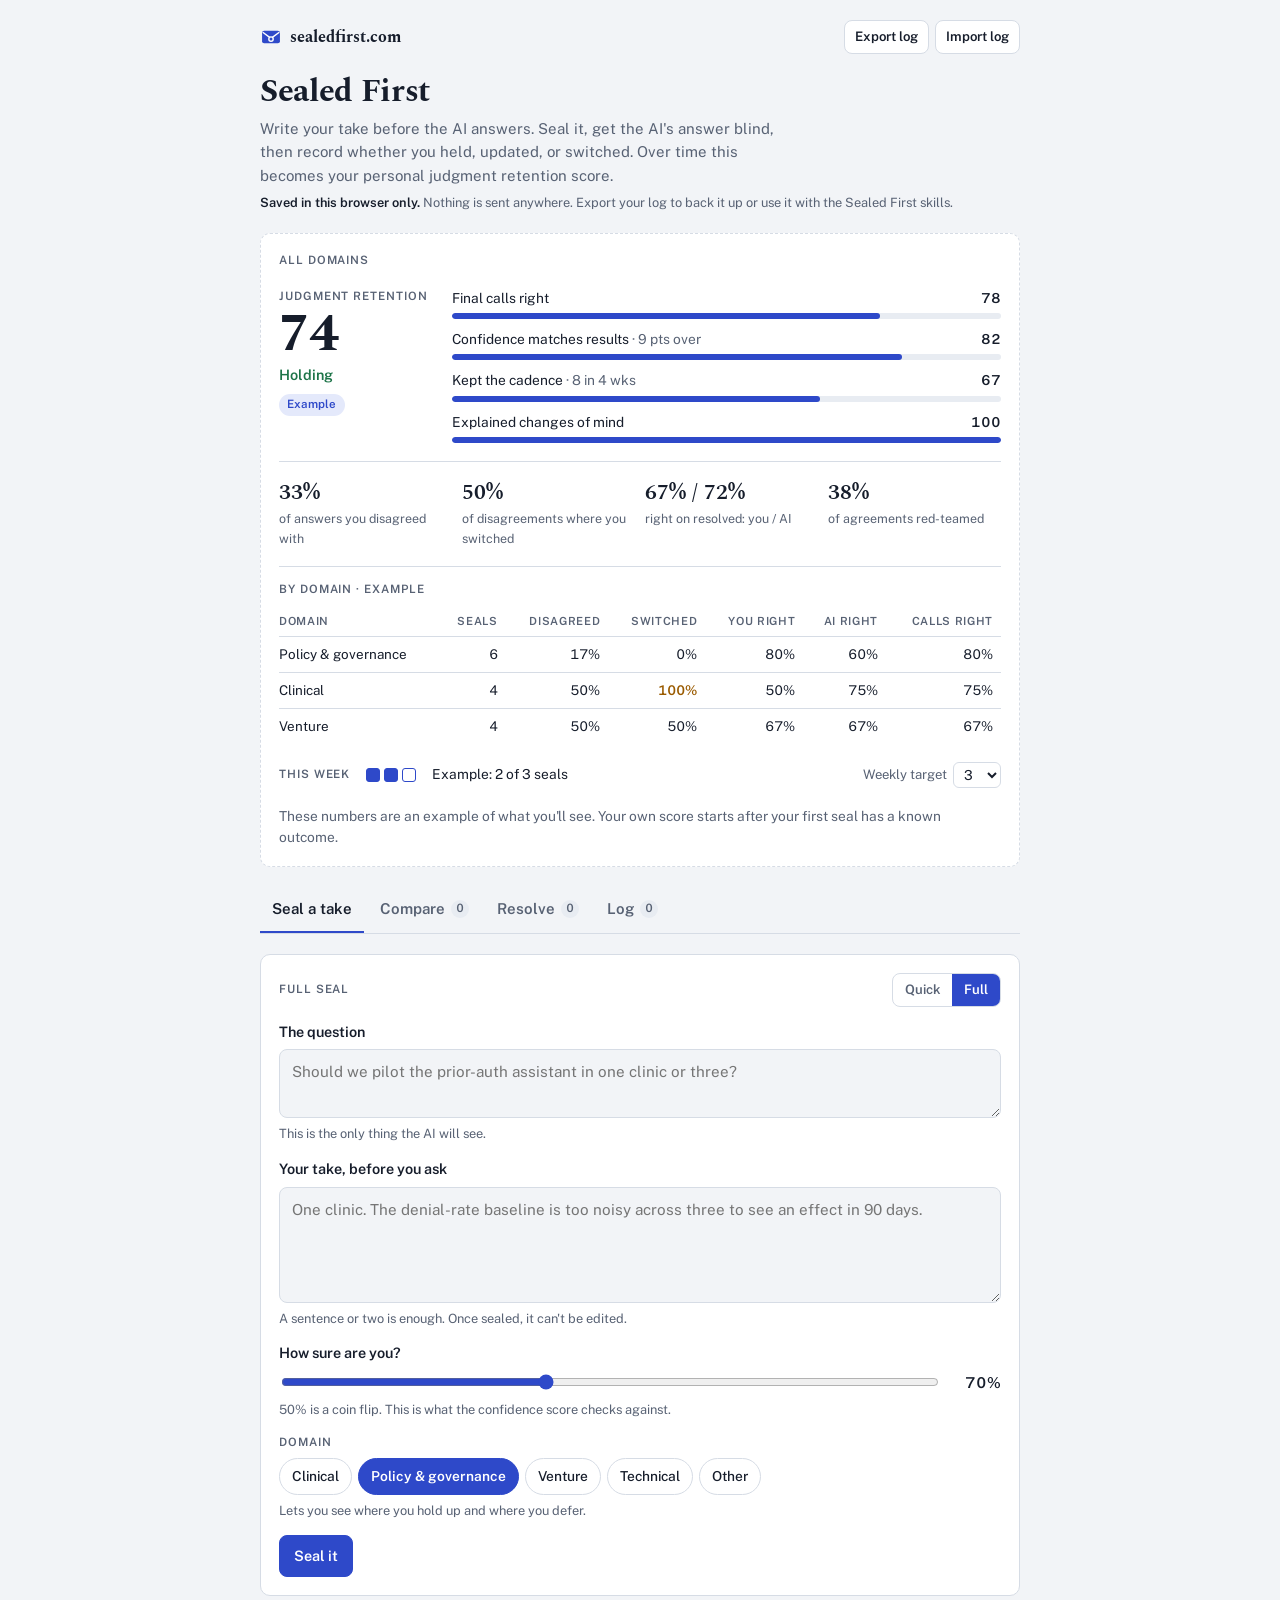
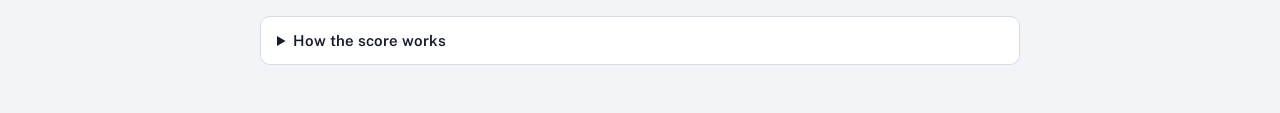
<file: site/app/index.html>
<!doctype html>
<html lang="en">
<head>
<meta charset="utf-8">
<meta name="viewport" content="width=device-width,initial-scale=1,viewport-fit=cover">
<title>Sealed First App</title>
<meta name="description" content="Seal your take before the AI answers, compare blind, and track your judgment retention score. Free, private, in your browser.">
<link rel="icon" href="/favicon.svg" type="image/svg+xml">
<link rel="preconnect" href="https://fonts.googleapis.com">
<link rel="preconnect" href="https://fonts.gstatic.com" crossorigin>
<link rel="stylesheet" href="https://fonts.googleapis.com/css2?family=Spectral:wght@500;600;700&family=Public+Sans:wght@400;500;600;700&family=JetBrains+Mono:wght@400;500&display=swap">
<style>
/* Layout: one narrow evidence-log column. Score sits on top, then four working tabs: seal, compare, resolve, log. */
:root{
  --bg:#F2F4F7; --surface:#FFFFFF; --sunk:#E8ECF2; --ink:#161D2B; --muted:#586274; --line:#D6DCE5;
  --accent:#2E49C9; --accent-ink:#FFFFFF; --accent-soft:#E4E9FB;
  --good:#1D7448; --warn:#9A5B00; --bad:#AE2F29; --rt:#7A3E9E; --rt-soft:#F1E8F7;
  --hatch:rgba(46,73,201,.10);
  --f-display:"Spectral",Georgia,"Times New Roman",serif;
  --f-body:"Public Sans",system-ui,-apple-system,"Segoe UI",sans-serif;
  --f-mono:"JetBrains Mono",ui-monospace,SFMono-Regular,Menlo,monospace;
}
@media (prefers-color-scheme: dark){:root:not([data-theme="light"]){
  --bg:#0F131A; --surface:#161C26; --sunk:#1D2430; --ink:#E5E9F1; --muted:#9AA4B5; --line:#2A3342;
  --accent:#8FA2FF; --accent-ink:#0F131A; --accent-soft:#232D4D;
  --good:#5BC28D; --warn:#E2A54D; --bad:#F27D72; --rt:#C9A0E8; --rt-soft:#2A2236; --hatch:rgba(143,162,255,.12); color-scheme:dark}}
:root[data-theme="dark"]{
  --bg:#0F131A; --surface:#161C26; --sunk:#1D2430; --ink:#E5E9F1; --muted:#9AA4B5; --line:#2A3342;
  --accent:#8FA2FF; --accent-ink:#0F131A; --accent-soft:#232D4D;
  --good:#5BC28D; --warn:#E2A54D; --bad:#F27D72; --rt:#C9A0E8; --rt-soft:#2A2236; --hatch:rgba(143,162,255,.12); color-scheme:dark}

*{box-sizing:border-box}
html{-webkit-text-size-adjust:100%}
[hidden]{display:none!important}
body{margin:0;background:var(--bg);color:var(--ink);font-family:var(--f-body);font-size:15px;line-height:1.55;padding-inline:16px;padding-block:20px 48px}
.wrap{max-width:760px;margin:0 auto;display:flex;flex-direction:column;gap:20px}
h1,h2,h3{font-family:var(--f-display);text-wrap:balance;margin:0;line-height:1.15}
h1{font-size:2rem;font-weight:700;letter-spacing:-.01em}
p{margin:0}
.lede{color:var(--muted);max-width:60ch}
.mono{font-family:var(--f-mono);font-size:.78rem;letter-spacing:.01em}
.label{font-size:.72rem;text-transform:uppercase;letter-spacing:.08em;font-weight:600;color:var(--muted)}
.muted{color:var(--muted)}
header{display:flex;flex-direction:column;gap:6px}
.storage{font-size:.8rem;color:var(--muted)}
.storage b{color:var(--ink);font-weight:600}

/* score */
.score{background:var(--surface);border:1px solid var(--line);border-radius:10px;padding:18px;display:grid;grid-template-columns:auto 1fr;gap:18px 24px;align-items:start}
.score.example{border-style:dashed}
.score > *{min-width:0}
.score-top{grid-column:1/-1;display:flex;justify-content:space-between;align-items:center;gap:8px;flex-wrap:wrap}
.gauge{display:flex;flex-direction:column;gap:2px;min-width:120px}
.gauge .num{font-family:var(--f-display);font-size:3.4rem;font-weight:700;line-height:1;font-variant-numeric:tabular-nums}
.gauge .band{font-weight:600;font-size:.9rem}
.chips{display:flex;gap:6px;flex-wrap:wrap;margin-top:6px}
.chip{display:inline-flex;align-items:center;gap:4px;font-size:.72rem;font-weight:600;padding:2px 8px;border-radius:999px;background:var(--sunk);color:var(--muted);letter-spacing:.02em}
.chip.accent{background:var(--accent-soft);color:var(--accent)}
.chip.rt{background:var(--rt-soft);color:var(--rt)}
.chip.good{color:var(--good)} .chip.warn{color:var(--warn)} .chip.bad{color:var(--bad)}
.comps{display:flex;flex-direction:column;gap:10px;min-width:0}
.comp{display:grid;grid-template-columns:minmax(0,1fr) 3.2rem;gap:4px 10px;align-items:center}
.comp .name{font-size:.86rem}
.comp .val{text-align:right;font-variant-numeric:tabular-nums;font-weight:600;font-size:.86rem}
.bar{grid-column:1/-1;height:6px;border-radius:3px;background:var(--sunk);overflow:hidden}
.bar i{display:block;height:100%;background:var(--accent);border-radius:3px}
.facts{grid-column:1/-1;display:grid;grid-template-columns:repeat(auto-fit,minmax(140px,1fr));gap:10px;border-top:1px solid var(--line);padding-top:14px}
.fact .v{font-family:var(--f-display);font-size:1.35rem;font-weight:600;font-variant-numeric:tabular-nums}
.fact .k{font-size:.78rem;color:var(--muted)}
.flags{grid-column:1/-1;display:flex;flex-direction:column;gap:6px}
.flag{font-size:.85rem;padding:8px 10px;border-radius:6px;background:var(--sunk);border-left:3px solid var(--warn)}
.domains{grid-column:1/-1;display:flex;flex-direction:column;gap:8px;border-top:1px solid var(--line);padding-top:14px}
.tablewrap{overflow-x:auto}
table.dt{border-collapse:collapse;width:100%;font-size:.84rem;font-variant-numeric:tabular-nums;min-width:460px}
table.dt th{font-size:.7rem;text-transform:uppercase;letter-spacing:.06em;color:var(--muted);font-weight:600;text-align:right;padding:6px 8px;border-bottom:1px solid var(--line)}
table.dt th:first-child,table.dt td:first-child{text-align:left;padding-left:0}
table.dt td{text-align:right;padding:7px 8px;border-bottom:1px solid var(--line)}
table.dt tr:last-child td{border-bottom:0}
table.dt td.hot{color:var(--warn);font-weight:600}
.cadence{grid-column:1/-1;display:flex;flex-wrap:wrap;gap:8px 16px;align-items:center;font-size:.86rem}
.ticks{display:flex;gap:4px;flex-wrap:wrap}
.ticks span{width:14px;height:14px;border-radius:3px;border:1.5px solid var(--accent)}
.ticks span.on{background:var(--accent)}
select,input[type=range]{accent-color:var(--accent)}
select{font:inherit;font-size:.86rem;padding:3px 6px;border-radius:6px;border:1px solid var(--line);background:var(--surface);color:var(--ink)}

/* tabs */
.tabs{display:flex;gap:4px;border-bottom:1px solid var(--line);overflow-x:auto}
.tab{appearance:none;background:none;border:0;border-bottom:2px solid transparent;padding:10px 12px;font:inherit;font-weight:600;color:var(--muted);cursor:pointer;white-space:nowrap;display:flex;gap:6px;align-items:center}
.tab[aria-selected=true]{color:var(--ink);border-bottom-color:var(--accent)}
.tab .n{font-size:.72rem;min-width:1.4em;padding:0 5px;border-radius:999px;background:var(--sunk);color:var(--muted);font-variant-numeric:tabular-nums}
.tab .n.hot{background:var(--accent);color:var(--accent-ink)}
.panel{display:flex;flex-direction:column;gap:14px}

/* forms */
.form{background:var(--surface);border:1px solid var(--line);border-radius:10px;padding:18px;display:flex;flex-direction:column;gap:14px}
.form-head{display:flex;justify-content:space-between;align-items:center;gap:8px;flex-wrap:wrap}
.modes{display:inline-flex;border:1px solid var(--line);border-radius:8px;overflow:hidden}
.modes button{appearance:none;border:0;background:none;font:inherit;font-size:.82rem;font-weight:600;padding:6px 12px;color:var(--muted);cursor:pointer}
.modes button[aria-pressed=true]{background:var(--accent);color:var(--accent-ink)}
.field{display:flex;flex-direction:column;gap:6px}
.field label{font-weight:600;font-size:.9rem}
.hint{font-size:.8rem;color:var(--muted)}
textarea,input[type=text]{font:inherit;font-size:.95rem;width:100%;padding:10px 12px;border:1px solid var(--line);border-radius:8px;background:var(--bg);color:var(--ink);resize:vertical}
textarea:focus,input:focus,select:focus,button:focus-visible{outline:2px solid var(--accent);outline-offset:2px}
.conf{display:flex;gap:12px;align-items:center}
.conf input{flex:1;min-width:0}
.conf output{font-variant-numeric:tabular-nums;font-weight:600;width:3.2em;text-align:right}
.row{display:flex;gap:8px;flex-wrap:wrap;align-items:center}
.btn{appearance:none;font:inherit;font-weight:600;font-size:.9rem;padding:9px 14px;border-radius:8px;border:1px solid var(--line);background:var(--surface);color:var(--ink);cursor:pointer}
.btn:hover{border-color:var(--accent)}
.btn.primary{background:var(--accent);color:var(--accent-ink);border-color:var(--accent)}
.btn.rt{border-color:var(--rt);color:var(--rt)}
.btn.ghost{background:none;border-color:transparent;color:var(--muted);padding-inline:8px}
.btn.danger{color:var(--bad)}
.btn[disabled]{opacity:.5;cursor:not-allowed}
.seg{display:flex;flex-wrap:wrap;gap:6px}
.seg button{appearance:none;font:inherit;font-size:.86rem;font-weight:500;padding:7px 12px;border-radius:999px;border:1px solid var(--line);background:var(--surface);color:var(--ink);cursor:pointer}
.seg button[aria-pressed=true]{background:var(--accent);border-color:var(--accent);color:var(--accent-ink);font-weight:600}
.seg.small button{font-size:.8rem;padding:5px 10px}
.err{color:var(--bad);font-size:.85rem}

/* cards */
.card{background:var(--surface);border:1px solid var(--line);border-radius:10px;padding:16px;display:flex;flex-direction:column;gap:12px}
.card .q{font-family:var(--f-display);font-size:1.12rem;font-weight:600;line-height:1.3;overflow-wrap:anywhere}
.meta{display:flex;gap:6px 12px;flex-wrap:wrap;align-items:center;font-size:.78rem;color:var(--muted)}
.sealed{border:1.5px dashed var(--accent);border-radius:8px;padding:12px;background:repeating-linear-gradient(135deg,var(--hatch) 0 6px,transparent 6px 12px);display:flex;gap:10px;align-items:center;justify-content:space-between;flex-wrap:wrap}
.sealed strong{font-size:.9rem}
.pair{display:grid;grid-template-columns:1fr 1fr;gap:10px}
.side{border:1px solid var(--line);border-radius:8px;padding:12px;background:var(--bg);display:flex;flex-direction:column;gap:6px;min-width:0}
.side .txt{white-space:pre-wrap;overflow-wrap:anywhere;font-size:.92rem}
.side.ai{border-color:var(--accent)}
.side.rt{border-color:var(--rt);background:var(--rt-soft)}
.side.rt .label{color:var(--rt)}
.nudge{font-size:.85rem;color:var(--rt)}
.verify{font-size:.78rem}
.verify.ok{color:var(--good)} .verify.bad{color:var(--bad)}
.empty{border:1px dashed var(--line);border-radius:10px;padding:22px;color:var(--muted);display:flex;flex-direction:column;gap:8px}
.empty b{color:var(--ink)}
details.how{background:var(--surface);border:1px solid var(--line);border-radius:10px;padding:12px 16px}
details.how summary{cursor:pointer;font-weight:600}
details.how .body{display:flex;flex-direction:column;gap:10px;padding-top:10px;max-width:65ch;font-size:.92rem}
details.how ul{margin:0;padding-left:1.2em;display:flex;flex-direction:column;gap:4px}
.toast{position:fixed;left:50%;transform:translateX(-50%);bottom:calc(16px + env(safe-area-inset-bottom,0px));background:var(--ink);color:var(--bg);padding:10px 16px;border-radius:8px;font-size:.88rem;max-width:calc(100% - 32px);z-index:5}
@media (max-width:620px){
  .score{grid-template-columns:1fr}
  .pair{grid-template-columns:1fr}
  h1{font-size:1.7rem}
}
@media (prefers-reduced-motion:reduce){*{transition:none!important;animation:none!important}}
.topbar{display:flex;justify-content:space-between;align-items:center;gap:10px;flex-wrap:wrap}
.brand{display:flex;align-items:center;gap:8px;font-family:var(--f-display);font-weight:700;color:var(--ink);text-decoration:none;font-size:1rem}
.brand svg{width:22px;height:22px}
.io{display:flex;gap:6px;flex-wrap:wrap}
.io .btn{font-size:.82rem;padding:6px 10px}
</style>
</head>
<body>
<div class="wrap">
  <div class="topbar"><a class="brand" href="/"><svg viewBox="0 0 32 32" aria-hidden="true"><rect x="3" y="7" width="26" height="18" rx="3" fill="var(--accent)"/><path d="M4 9l12 9 12-9" fill="none" stroke="var(--surface)" stroke-width="2" stroke-linejoin="round"/><circle cx="16" cy="19" r="4.2" fill="var(--surface)"/><circle cx="16" cy="19" r="2.2" fill="var(--accent)"/></svg>sealedfirst.com</a>
    <div class="io"><button class="btn" type="button" id="io-export">Export log</button><label class="btn" for="io-file" style="cursor:pointer">Import log</label><input type="file" id="io-file" accept="application/json,.json" hidden></div></div>
  <header>
    <h1>Sealed First</h1>
    <p class="lede">Write your take before the AI answers. Seal it, get the AI's answer blind, then record whether you held, updated, or switched. Over time this becomes your personal judgment retention score.</p>
    <p class="storage" id="storage">Loading your log…</p>
  </header>

  <section id="score" aria-label="Your judgment retention score"></section>

  <nav class="tabs" role="tablist" id="tabs"></nav>
  <section class="panel" id="panel" aria-live="polite"></section>

  <details class="how">
    <summary>How the score works</summary>
    <div class="body">
      <p>The score is 0 to 100 and looks at your last 90 days. It needs at least one seal with a known outcome, and it is marked provisional until you have five. Pick a domain above the score to see it for that area alone.</p>
      <ul>
        <li><b>Final calls right (45%).</b> After seeing the AI, was your final position the one that held up?</li>
        <li><b>Confidence matches results (25%).</b> If you say 80% sure, your sealed takes should be right about 80% of the time.</li>
        <li><b>Kept the cadence (15%).</b> Seals logged in the last four weeks against your weekly target.</li>
        <li><b>Explained changes of mind (15%).</b> Every update or switch carries a written reason.</li>
      </ul>
      <p><b>Red team.</b> When you and the AI agree, you can both be wrong in the same way. The red-team step gives you a prompt that asks any AI for the strongest case against both answers. It only runs after the reveal, so it can't leak into your take.</p>
      <p><b>Quick capture.</b> Open this page with <span class="mono">#quick</span> at the end of its link to land straight on the 15-second form.</p>
      <p>Plain English: it's a sealed envelope. You write your answer and seal it, then open the AI's answer. The stack of envelopes shows whether you are still doing the thinking or just signing off.</p>
      <p>Each seal gets a fingerprint when you save it. When you reveal, the page checks the fingerprint, so you can trust the take wasn't edited after you saw the AI. Only paste the question into the AI before the reveal. Your sealed take stays out of it until after.</p>
    </div>
  </details>
</div>

<script>
(() => {
  const $ = s => document.querySelector(s);
  const esc = s => String(s ?? "").replace(/[&<>"']/g, c => ({"&":"&amp;","<":"&lt;",">":"&gt;",'"':"&quot;","'":"&#39;"}[c]));
  const DAY = 864e5;
  const LS = "sealed-first-v1";
  const PREF = "sealed-first-prefs";
  const TAGS = [["clinical","Clinical"],["policy","Policy & governance"],["venture","Venture"],["technical","Technical"],["other","Other"]];
  const tagName = t => (TAGS.find(x => x[0] === t) || TAGS[4])[1];
  const QUICK_CONF = [[60,"Hunch"],[75,"Fairly sure"],[90,"Sure"]];

  let db = null, sample = null, mode = "loading", readOnly = false;
  let seals = [];
  let settings = { weekly: 3 };
  let tab = "new", scoreTag = "all";
  const ui = {};
  const prefs = (() => { try { return JSON.parse(localStorage.getItem(PREF) || "{}"); } catch(e){ return {}; } })();
  const savePrefs = () => { try { localStorage.setItem(PREF, JSON.stringify(prefs)); } catch(e){} };
  const form = { q: "", take: "", conf: 70, tag: prefs.tag || "policy",
    mode: location.hash === "#quick" ? "quick" : (prefs.mode || (window.innerWidth < 620 ? "quick" : "full")) };
  const verified = {};

  const U = id => (ui[id] ||= { ai: "", busy: false, err: "", paste: false, pasteText: "", verdict: "", final: "", why: "", ctl: null, confirmDel: false, rt: "", rtBusy: false, rtCtl: null, rtPaste: false, rtPasteText: "" });

  /* ---------- storage ---------- */
  function lsLoad(){ try{ const v = JSON.parse(localStorage.getItem(LS) || "null"); if (v){ seals = v.seals || []; settings = { ...settings, ...(v.settings || {}) }; } }catch(e){} }
  function lsSave(){ try{ localStorage.setItem(LS, JSON.stringify({ seals, settings })); }catch(e){} }
  const body = s => { const { id, ...rest } = s; return JSON.parse(JSON.stringify(rest)); };

  async function putSeal(s){
    const i = seals.findIndex(x => x.id === s.id);
    if (i >= 0) seals[i] = s; else seals.push(s);
    render();
    if (mode === "db"){
      try { await db.collection("seals").doc(s.id).set(body(s)); }
      catch(e){ toast(e?.code === "quota_exceeded" ? "Your log is full. Delete old seals to add more." : "That didn't save. Check your connection and try again."); }
    } else lsSave();
  }
  async function delSeal(id){
    seals = seals.filter(s => s.id !== id); delete ui[id]; render();
    if (mode === "db"){ try { await db.collection("seals").doc(id).delete(); } catch(e){ toast("Delete didn't go through. Try again."); } }
    else lsSave();
  }
  async function saveSettings(){
    if (mode === "db"){ try { await db.doc("settings/main").set({ ...settings }); } catch(e){ toast("Couldn't save the weekly target."); } }
    else lsSave();
  }

  /* ---------- helpers ---------- */
  const uid = () => (crypto.randomUUID ? crypto.randomUUID().replace(/-/g,"").slice(0,20) : (Date.now().toString(36) + Math.random().toString(36).slice(2,10)));
  async function fingerprint(text){
    try{
      const buf = await crypto.subtle.digest("SHA-256", new TextEncoder().encode(text));
      return [...new Uint8Array(buf)].slice(0,6).map(b => b.toString(16).padStart(2,"0")).join("");
    }catch(e){
      let h = 2166136261; for (const ch of text){ h ^= ch.codePointAt(0); h = Math.imul(h, 16777619) >>> 0; }
      return "f" + h.toString(16).padStart(8,"0");
    }
  }
  const sealText = s => s.q + "\n" + s.take + "\n" + s.createdAt;
  async function verify(s){
    if (!s.hash || s.id in verified) return;
    verified[s.id] = (await fingerprint(sealText(s))) === s.hash;
    render();
  }
  const fmt = ms => new Date(ms).toLocaleDateString(undefined, { month: "short", day: "numeric" });
  const weekStart = () => { const d = new Date(); d.setHours(0,0,0,0); const k = (d.getDay() + 6) % 7; d.setDate(d.getDate() - k); return d.getTime(); };
  const pct = (a, b) => b ? Math.round(100 * a / b) : null;
  let toastT;
  function toast(msg){
    let el = $(".toast"); if (!el){ el = document.createElement("div"); el.className = "toast"; el.setAttribute("role","status"); document.body.append(el); }
    el.textContent = msg; el.hidden = false; clearTimeout(toastT); toastT = setTimeout(() => el.hidden = true, 3600);
  }
  async function copy(text, okMsg){
    try { await navigator.clipboard.writeText(text); toast(okMsg); }
    catch(e){
      const ta = document.createElement("textarea"); ta.value = text; ta.setAttribute("readonly",""); ta.style.position = "fixed"; ta.style.opacity = "0";
      document.body.append(ta); ta.select();
      let ok = false; try { ok = document.execCommand("copy"); } catch(_){}
      ta.remove(); toast(ok ? okMsg : "Copy didn't work here. Select the text and copy it by hand.");
    }
  }

  /* ---------- scoring ---------- */
  function stats(tag = "all"){
    const inTag = s => tag === "all" || (s.tag || "other") === tag;
    const W = seals.filter(s => (s.createdAt || 0) >= Date.now() - 90 * DAY && inTag(s));
    const judged = W.filter(s => s.status === "judged" || s.status === "resolved");
    const div = judged.filter(s => s.verdict && s.verdict !== "agree");
    const agreed = judged.filter(s => s.verdict === "agree");
    const switched = div.filter(s => s.final === "switched");
    const res = W.filter(s => s.status === "resolved" && ["me","ai","both","neither"].includes(s.outcome));
    const meRight = s => s.outcome === "me" || s.outcome === "both";
    const aiRight = s => s.outcome === "ai" || s.outcome === "both";
    const callRight = s => s.final === "held" ? meRight(s) : s.final === "switched" ? aiRight(s) : s.outcome !== "neither";
    const meAcc = pct(res.filter(meRight).length, res.length);
    const aiAcc = pct(res.filter(aiRight).length, res.length);
    const callAcc = pct(res.filter(callRight).length, res.length);
    const avgConf = res.length ? Math.round(res.reduce((a,s) => a + (s.conf || 50), 0) / res.length) : null;
    const gap = res.length ? avgConf - meAcc : null;
    const calib = res.length ? Math.max(0, 100 - 2 * Math.abs(gap)) : null;
    const recent = seals.filter(s => (s.createdAt || 0) >= Date.now() - 28 * DAY && inTag(s)).length;
    const disc = tag === "all" ? Math.min(100, pct(recent, settings.weekly * 4)) : null;
    const changed = judged.filter(s => s.final === "updated" || s.final === "switched");
    const reasoned = changed.length ? pct(changed.filter(s => (s.why || "").trim().length >= 10).length, changed.length) : null;
    const parts = [[callAcc,45],[calib,25],[disc,15],[reasoned,15]].filter(([v]) => v != null);
    const wsum = parts.reduce((a,[,w]) => a + w, 0);
    const score = res.length ? Math.round(parts.reduce((a,[v,w]) => a + v * w, 0) / wsum) : null;
    const week = seals.filter(s => (s.createdAt || 0) >= weekStart()).length;
    return {
      score, provisional: res.length < 5, nRes: res.length, nJudged: judged.length, nAgree: agreed.length,
      callAcc, calib, gap, disc, reasoned, meAcc, aiAcc,
      divergence: pct(div.length, judged.length), deference: pct(switched.length, div.length),
      rtRate: pct(agreed.filter(s => s.redteam).length, agreed.length),
      week, recent, n: W.length
    };
  }
  function domainRows(){
    return TAGS.map(([t, name]) => ({ t, name, st: stats(t) })).filter(r => r.st.n > 0);
  }
  const EXAMPLE = { score: 74, provisional: false, nRes: 9, nJudged: 12, nAgree: 8, callAcc: 78, calib: 82, gap: 9, disc: 67, reasoned: 100, meAcc: 67, aiAcc: 72, divergence: 33, deference: 50, rtRate: 38, week: 2, recent: 8, n: 14 };
  const EXAMPLE_DOMAINS = [
    { name: "Policy & governance", st: { n: 6, divergence: 17, deference: 0, meAcc: 80, aiAcc: 60, callAcc: 80 } },
    { name: "Clinical", st: { n: 4, divergence: 50, deference: 100, meAcc: 50, aiAcc: 75, callAcc: 75 } },
    { name: "Venture", st: { n: 4, divergence: 50, deference: 50, meAcc: 67, aiAcc: 67, callAcc: 67 } }
  ];
  const band = s => s == null ? ["Not scored yet","muted"] : s >= 80 ? ["Strong retention","good"] : s >= 60 ? ["Holding","good"] : s >= 40 ? ["Slipping","warn"] : ["Deferring","bad"];

  function flags(st, rows){
    const out = [];
    if (st.nJudged >= 8 && st.divergence != null && st.divergence < 15) out.push("You almost never disagree with the AI. Try harder questions, or check whether you're writing the take you expect it to give.");
    if (st.nRes >= 5 && st.deference != null && st.deference >= 60 && st.aiAcc != null && st.meAcc != null && st.aiAcc <= st.meAcc) out.push("You switch to the AI in most disagreements, but your record doesn't show it being right more often than you.");
    if (st.nRes >= 5 && st.gap != null && st.gap >= 20) out.push(`Your confidence runs about ${st.gap} points above your results. Sealed takes are worth more when the confidence is honest.`);
    if (st.nRes >= 5 && st.gap != null && st.gap <= -20) out.push(`You're right more often than you think, by about ${-st.gap} points. Holding your ground may be cheaper than you assume.`);
    if (st.nAgree >= 5 && st.rtRate != null && st.rtRate < 20) out.push("You rarely red-team the answers you agree with. Shared blind spots live in agreements.");
    (rows || []).forEach(r => {
      if (r.st.nRes >= 3 && r.st.deference != null && r.st.deference >= 60 && r.st.aiAcc != null && r.st.aiAcc <= r.st.meAcc)
        out.push(`In ${r.name}, you defer to the AI more than its track record there supports.`);
    });
    return out;
  }

  /* ---------- render ---------- */
  function renderScore(){
    const isEx = mode !== "loading" && seals.length === 0;
    const st = isEx ? EXAMPLE : stats(scoreTag);
    const rows = isEx ? EXAMPLE_DOMAINS : domainRows();
    const [bname, bcls] = band(st.score);
    const comp = (name, v, note) => `
      <div class="comp"><span class="name">${name}${note ? ` <span class="muted">· ${note}</span>` : ""}</span>
      <span class="val">${v == null ? "—" : v}</span>
      <div class="bar"><i style="width:${v ?? 0}%"></i></div></div>`;
    const ticks = Array.from({ length: settings.weekly }, (_, i) => `<span class="${i < st.week ? "on" : ""}"></span>`).join("");
    const left = Math.max(0, settings.weekly - st.week);
    const fl = isEx ? [] : flags(st, scoreTag === "all" ? rows : []);
    const usedTags = isEx ? [] : TAGS.filter(([t]) => seals.some(s => (s.tag || "other") === t));
    const cell = (v, hot) => `<td class="${hot ? "hot" : ""}">${v == null ? "—" : v + "%"}</td>`;
    $("#score").innerHTML = `
    <div class="score ${isEx ? "example" : ""}">
      <div class="score-top">
        <span class="label">${scoreTag === "all" ? "All domains" : esc(tagName(scoreTag))}</span>
        ${usedTags.length > 1 ? `<label class="row" style="gap:6px"><span class="muted" style="font-size:.82rem">Show</span>
          <select id="scoretag"><option value="all">All domains</option>${usedTags.map(([t,n]) => `<option value="${t}" ${t === scoreTag ? "selected" : ""}>${esc(n)}</option>`).join("")}</select></label>` : ""}
      </div>
      <div class="gauge">
        <span class="label">Judgment retention</span>
        <span class="num">${st.score ?? "—"}</span>
        <span class="band" style="color:var(--${bcls})">${bname}</span>
        <div class="chips">
          ${isEx ? `<span class="chip accent">Example</span>` : ""}
          ${!isEx && st.score != null && st.provisional ? `<span class="chip warn">Provisional · ${st.nRes} of 5 resolved</span>` : ""}
          ${!isEx && st.score == null ? `<span class="chip">Resolve a seal to score</span>` : ""}
        </div>
      </div>
      <div class="comps">
        ${comp("Final calls right", st.callAcc)}
        ${comp("Confidence matches results", st.calib, st.gap == null ? "" : st.gap > 0 ? `${st.gap} pts over` : st.gap < 0 ? `${-st.gap} pts under` : "on target")}
        ${scoreTag === "all" ? comp("Kept the cadence", st.disc, `${st.recent} in 4 wks`) : ""}
        ${comp("Explained changes of mind", st.reasoned)}
      </div>
      <div class="facts">
        <div class="fact"><div class="v">${st.divergence == null ? "—" : st.divergence + "%"}</div><div class="k">of answers you disagreed with</div></div>
        <div class="fact"><div class="v">${st.deference == null ? "—" : st.deference + "%"}</div><div class="k">of disagreements where you switched</div></div>
        <div class="fact"><div class="v">${st.meAcc == null ? "—" : st.meAcc + "% / " + st.aiAcc + "%"}</div><div class="k">right on resolved: you / AI</div></div>
        <div class="fact"><div class="v">${st.rtRate == null ? "—" : st.rtRate + "%"}</div><div class="k">of agreements red-teamed</div></div>
      </div>
      ${fl.length ? `<div class="flags">${fl.map(f => `<div class="flag">${esc(f)}</div>`).join("")}</div>` : ""}
      ${scoreTag === "all" && rows.length ? `<div class="domains">
        <span class="label">By domain${isEx ? " · example" : ""}</span>
        <div class="tablewrap"><table class="dt">
          <thead><tr><th>Domain</th><th>Seals</th><th>Disagreed</th><th>Switched</th><th>You right</th><th>AI right</th><th>Calls right</th></tr></thead>
          <tbody>${rows.map(r => `<tr><td>${esc(r.name)}</td><td>${r.st.n}</td>${cell(r.st.divergence)}${cell(r.st.deference, r.st.deference >= 60)}${cell(r.st.meAcc)}${cell(r.st.aiAcc)}${cell(r.st.callAcc)}</tr>`).join("")}</tbody>
        </table></div>
      </div>` : ""}
      <div class="cadence">
        <span class="label">This week</span>
        <span class="ticks" aria-label="${st.week} of ${settings.weekly} seals this week">${ticks}</span>
        <span>${isEx ? "Example: 2 of 3 seals" : left ? `${left} more to hit your target` : "Target met. Seal again whenever a call matters."}</span>
        <label class="row" style="gap:6px;margin-left:auto">
          <span class="muted" style="font-size:.82rem">Weekly target</span>
          <select id="weekly" ${readOnly ? "disabled" : ""}>${[1,2,3,4,5,7,10].map(n => `<option value="${n}" ${n == settings.weekly ? "selected" : ""}>${n}</option>`).join("")}</select>
        </label>
      </div>
      ${isEx ? `<p class="muted" style="grid-column:1/-1;font-size:.86rem">These numbers are an example of what you'll see. Your own score starts after your first seal has a known outcome.</p>` : ""}
    </div>`;
  }

  function counts(){
    return {
      open: seals.filter(s => s.status === "sealed" || s.status === "revealed").length,
      resolve: seals.filter(s => s.status === "judged").length,
      log: seals.filter(s => s.status === "resolved").length
    };
  }
  function renderTabs(){
    const c = counts();
    const t = [["new","Seal a take",null],["open","Compare",c.open],["resolve","Resolve",c.resolve],["log","Log",c.log]];
    $("#tabs").innerHTML = t.map(([id, name, n]) => `
      <button class="tab" role="tab" id="tab-${id}" aria-selected="${tab === id}" data-tab="${id}">${name}${n != null ? `<span class="n ${n && id !== "log" ? "hot" : ""}">${n}</span>` : ""}</button>`).join("");
  }

  function tagSeg(small){
    return `<div class="seg ${small ? "small" : ""}" role="group" aria-label="Domain">${TAGS.map(([t,n]) => `<button type="button" data-act="tag" data-val="${t}" aria-pressed="${form.tag === t}">${esc(n)}</button>`).join("")}</div>`;
  }

  function renderNew(){
    const disabled = mode === "loading" || readOnly;
    const head = `<div class="form-head"><span class="label">${form.mode === "quick" ? "Quick seal · about 15 seconds" : "Full seal"}</span>
      <div class="modes" role="group" aria-label="Form length"><button type="button" data-act="mode" data-val="quick" aria-pressed="${form.mode === "quick"}">Quick</button><button type="button" data-act="mode" data-val="full" aria-pressed="${form.mode === "full"}">Full</button></div></div>`;
    if (form.mode === "quick"){
      return `<div class="form">${head}
        <div class="field"><label for="f-q">Question</label><input type="text" id="f-q" value="${esc(form.q)}" placeholder="One clinic or three for the pilot?" autocomplete="off"></div>
        <div class="field"><label for="f-take">Your take</label><input type="text" id="f-take" value="${esc(form.take)}" placeholder="One. The baseline is too noisy across three." autocomplete="off"></div>
        <div class="field"><span class="label">How sure</span>
          <div class="seg small" role="group">${QUICK_CONF.map(([v,l]) => `<button type="button" data-act="qconf" data-val="${v}" aria-pressed="${form.conf === v}">${l} · ${v}%</button>`).join("")}</div></div>
        <div class="field"><span class="label">Domain</span>${tagSeg(true)}</div>
        <div class="row">
          ${sample ? `<button class="btn primary" data-act="seal-ask" ${disabled ? "disabled" : ""}>Seal and ask Claude</button>` : ""}
          <button class="btn ${sample ? "" : "primary"}" data-act="seal" ${disabled ? "disabled" : ""}>Seal only</button>
          <span class="err" id="f-err"></span>
        </div>
      </div>`;
    }
    return `
    <div class="form">${head}
      <div class="field">
        <label for="f-q">The question</label>
        <textarea id="f-q" rows="2" placeholder="Should we pilot the prior-auth assistant in one clinic or three?">${esc(form.q)}</textarea>
        <span class="hint">This is the only thing the AI will see.</span>
      </div>
      <div class="field">
        <label for="f-take">Your take, before you ask</label>
        <textarea id="f-take" rows="4" placeholder="One clinic. The denial-rate baseline is too noisy across three to see an effect in 90 days.">${esc(form.take)}</textarea>
        <span class="hint">A sentence or two is enough. Once sealed, it can't be edited.</span>
      </div>
      <div class="field">
        <label for="f-conf">How sure are you?</label>
        <div class="conf"><input type="range" id="f-conf" min="50" max="100" step="5" value="${form.conf}"><output id="f-conf-out">${form.conf}%</output></div>
        <span class="hint">50% is a coin flip. This is what the confidence score checks against.</span>
      </div>
      <div class="field"><span class="label">Domain</span>${tagSeg(false)}<span class="hint">Lets you see where you hold up and where you defer.</span></div>
      <div class="row">
        <button class="btn primary" data-act="seal" ${disabled ? "disabled" : ""}>Seal it</button>
        ${sample ? `<button class="btn" data-act="seal-ask" ${disabled ? "disabled" : ""}>Seal and ask Claude</button>` : ""}
        <span class="err" id="f-err"></span>
      </div>
    </div>`;
  }

  function sealedBox(s){
    return `<div class="sealed"><div><strong>Your take is sealed</strong> <span class="muted" style="font-size:.85rem">· ${s.conf}% sure</span></div><span class="mono muted">fingerprint ${esc(s.hash || "—")}</span></div>`;
  }
  function seg(id, field, opts, cur){
    return `<div class="seg" role="group">${opts.map(([v,l]) => `<button type="button" data-act="pick" data-id="${id}" data-field="${field}" data-val="${v}" aria-pressed="${cur === v}">${l}</button>`).join("")}</div>`;
  }

  function redteamBlock(s){
    const u = U(s.id);
    if (s.redteam) return `<div class="side rt"><span class="label">Red team · the case against both</span><div class="txt">${esc(s.redteam)}</div></div>`;
    const nudge = (u.verdict === "agree" || s.verdict === "agree") ? `<p class="nudge">You agreed. Shared blind spots hide in agreements, so this is when a red-team pass pays off.</p>` : "";
    if (u.rtBusy || u.rt) return `<div class="side rt"><span class="label">Red team · the case against both</span><div class="txt">${u.rt ? esc(u.rt) : "Thinking…"}</div>${u.rtBusy ? `<div><button class="btn ghost" data-act="rt-stop" data-id="${s.id}">Stop</button></div>` : ""}</div>`;
    if (u.rtPaste) return `${nudge}<div class="field"><label for="rp-${s.id}">Paste the red-team answer</label><textarea id="rp-${s.id}" data-rtpaste="${s.id}" rows="4">${esc(u.rtPasteText)}</textarea></div>
      <div class="row"><button class="btn rt" data-act="rt-save" data-id="${s.id}">Save red team</button><button class="btn ghost" data-act="rt-paste-off" data-id="${s.id}">Cancel</button></div>`;
    if (readOnly) return "";
    return `${nudge}<div class="row">
      ${sample ? `<button class="btn rt" data-act="redteam" data-id="${s.id}">Red-team both answers</button>` : `<button class="btn rt" data-act="rt-copy" data-id="${s.id}">Copy red-team prompt</button><button class="btn ghost" data-act="rt-paste-on" data-id="${s.id}">Paste result</button>`}
    </div>`;
  }

  function renderOpenCard(s){
    const u = U(s.id);
    if (s.status === "sealed"){
      const live = u.busy || u.ai;
      return `<article class="card">
        <div class="meta"><span>Sealed ${fmt(s.createdAt)}</span><span class="chip">${esc(tagName(s.tag))}</span></div>
        <div class="q">${esc(s.q)}</div>
        ${sealedBox(s)}
        ${live ? `<div class="side ai"><span class="label">Claude, answering blind</span><div class="txt">${u.ai ? esc(u.ai) : "Thinking…"}</div>${u.busy ? `<div><button class="btn ghost" data-act="stop" data-id="${s.id}">Stop</button></div>` : ""}</div>` : ""}
        ${u.paste ? `<div class="field"><label for="p-${s.id}">Paste the other AI's answer</label><textarea id="p-${s.id}" data-paste="${s.id}" rows="5" placeholder="Paste the full answer here">${esc(u.pasteText)}</textarea></div>` : ""}
        ${u.err ? `<p class="err">${esc(u.err)}</p>` : ""}
        <div class="row">
          ${u.paste
            ? `<button class="btn primary" data-act="reveal-paste" data-id="${s.id}" ${readOnly ? "disabled" : ""}>Reveal and compare</button><button class="btn ghost" data-act="paste-off" data-id="${s.id}">Cancel</button>`
            : `${sample && !u.busy ? `<button class="btn primary" data-act="ask" data-id="${s.id}" ${readOnly ? "disabled" : ""}>Ask Claude blind</button>` : ""}
               ${!u.busy ? `<button class="btn" data-act="paste-on" data-id="${s.id}">Paste another AI's answer</button><button class="btn ghost" data-act="copy-q" data-id="${s.id}">Copy question</button>` : ""}`}
          ${!u.busy ? delCtl(s) : ""}
        </div>
        ${!sample && !u.paste ? `<p class="hint">Copy only the question into any AI, in a fresh chat, then paste its answer here.</p>` : ""}
      </article>`;
    }
    const v = verified[s.id];
    const needWhy = u.final === "updated" || u.final === "switched";
    return `<article class="card">
      <div class="meta"><span>Sealed ${fmt(s.createdAt)}</span><span>Revealed ${fmt(s.revealedAt)}</span><span class="chip">${esc(tagName(s.tag))}</span></div>
      <div class="q">${esc(s.q)}</div>
      <div class="pair">
        <div class="side"><span class="label">Your sealed take · ${s.conf}% sure</span><div class="txt">${esc(s.take)}</div>
          <span class="verify ${v === true ? "ok" : v === false ? "bad" : ""}">${v === true ? "Seal intact · written before the reveal" : v === false ? "Fingerprint mismatch · this take changed after sealing" : "Checking seal…"}</span></div>
        <div class="side ai"><span class="label">${s.aiSource === "claude" ? "Claude, answered blind" : "Pasted AI answer"}</span><div class="txt">${esc(s.ai)}</div></div>
      </div>
      <div class="field"><span class="label">How do they compare?</span>${seg(s.id, "verdict", [["agree","Agree"],["partly","Partly"],["disagree","Disagree"]], u.verdict)}</div>
      ${redteamBlock(s)}
      <div class="field"><span class="label">Where did you land?</span>${seg(s.id, "final", [["held","Held my take"],["updated","Updated it"],["switched","Switched to the AI's"]], u.final)}</div>
      <div class="field">
        <label for="w-${s.id}">${needWhy ? "What changed your mind?" : "Note (optional)"}</label>
        <textarea id="w-${s.id}" data-why="${s.id}" rows="2" placeholder="${needWhy ? "Name the fact or argument that moved you" : "Anything worth remembering"}">${esc(u.why)}</textarea>
      </div>
      ${u.err ? `<p class="err">${esc(u.err)}</p>` : ""}
      <div class="row"><button class="btn primary" data-act="judge" data-id="${s.id}" ${readOnly ? "disabled" : ""}>Log my judgment</button>${delCtl(s)}</div>
    </article>`;
  }

  function delCtl(s){
    if (readOnly) return "";
    const u = U(s.id);
    return u.confirmDel
      ? `<span class="row" style="margin-left:auto;gap:4px"><button class="btn danger" data-act="del-yes" data-id="${s.id}">Delete seal</button><button class="btn ghost" data-act="del-no" data-id="${s.id}">Keep</button></span>`
      : `<button class="btn ghost" style="margin-left:auto" data-act="del" data-id="${s.id}">Delete</button>`;
  }

  const finalLabel = { held: "Held", updated: "Updated", switched: "Switched" };
  const verdictLabel = { agree: "Agreed", partly: "Partly agreed", disagree: "Disagreed" };
  function renderResolveCard(s){
    return `<article class="card">
      <div class="meta"><span>Sealed ${fmt(s.createdAt)}</span><span class="chip">${esc(tagName(s.tag))}</span><span class="chip">${verdictLabel[s.verdict] || ""}</span><span class="chip accent">${finalLabel[s.final] || ""}</span>${s.redteam ? `<span class="chip rt">Red-teamed</span>` : ""}</div>
      <div class="q">${esc(s.q)}</div>
      <div class="pair">
        <div class="side"><span class="label">Your sealed take · ${s.conf}%</span><div class="txt">${esc(s.take)}</div></div>
        <div class="side ai"><span class="label">AI answer</span><div class="txt">${esc(s.ai)}</div></div>
      </div>
      ${redteamBlock(s)}
      ${s.why ? `<p class="muted" style="font-size:.88rem"><b style="color:var(--ink)">Your note:</b> ${esc(s.why)}</p>` : ""}
      <div class="field"><span class="label">Now that you know, who was right?</span>
        <div class="seg" role="group">
          ${[["me","My sealed take"],["ai","The AI"],["both","Both"],["neither","Neither"],["na","Can't be checked"]].map(([v,l]) => `<button type="button" data-act="outcome" data-id="${s.id}" data-val="${v}" ${readOnly ? "disabled" : ""}>${l}</button>`).join("")}
        </div>
        <span class="hint">Come back when the result is in. "Can't be checked" keeps it out of the accuracy numbers.</span>
      </div>
      <div class="row">${delCtl(s)}</div>
    </article>`;
  }

  const outLabel = { me: "You were right", ai: "AI was right", both: "Both right", neither: "Neither right", na: "Not checkable" };
  const outCls = { me: "good", ai: "warn", both: "good", neither: "bad", na: "" };
  function renderLogRow(s){
    return `<article class="card">
      <div class="meta"><span>${fmt(s.createdAt)}</span><span class="chip">${esc(tagName(s.tag))}</span><span class="chip">${verdictLabel[s.verdict] || ""}</span><span class="chip accent">${finalLabel[s.final] || ""}</span><span class="chip ${outCls[s.outcome]}">${outLabel[s.outcome] || ""}</span>${s.redteam ? `<span class="chip rt">Red-teamed</span>` : ""}<span>${s.conf}% sure</span></div>
      <div class="q" style="font-size:1rem">${esc(s.q)}</div>
      <p style="font-size:.88rem;overflow-wrap:anywhere"><span class="muted">You:</span> ${esc(s.take)}</p>
      ${s.why ? `<p style="font-size:.85rem" class="muted">Note: ${esc(s.why)}</p>` : ""}
      <div class="row">${delCtl(s)}</div>
    </article>`;
  }

  function emptyBox(title, text){ return `<div class="empty"><b>${title}</b><span>${text}</span></div>`; }

  function renderPanel(){
    const el = $("#panel");
    if (tab === "new"){ el.innerHTML = renderNew(); return; }
    if (mode === "loading"){ el.innerHTML = emptyBox("Loading your seals…", "This takes a moment the first time."); return; }
    if (tab === "open"){
      const list = seals.filter(s => s.status === "sealed" || s.status === "revealed").sort((a,b) => b.createdAt - a.createdAt);
      el.innerHTML = list.length ? list.map(renderOpenCard).join("") : emptyBox("Nothing to compare", "Seal a take first. It waits here until you get the AI's answer.");
      list.filter(s => s.status === "revealed").forEach(verify);
      return;
    }
    if (tab === "resolve"){
      const list = seals.filter(s => s.status === "judged").sort((a,b) => a.createdAt - b.createdAt);
      el.innerHTML = list.length ? list.map(renderResolveCard).join("") : emptyBox("No outcomes waiting", "After you log a judgment, it lands here until you know who was right.");
      return;
    }
    const list = seals.filter(s => s.status === "resolved").sort((a,b) => (b.resolvedAt || 0) - (a.resolvedAt || 0));
    el.innerHTML = list.length ? list.map(renderLogRow).join("") : emptyBox("Your log is empty", "Resolved seals collect here. They are the evidence behind your score.");
  }

  function renderStorage(){
    const el = $("#storage");
    if (mode === "loading") el.textContent = "Loading your log…";
    else if (readOnly) el.innerHTML = "<b>View only.</b> This log belongs to its owner. Ask them to share a copy if you want your own.";
    else if (mode === "db") el.innerHTML = "<b>Private log.</b> Only you can read it. Claude can read it too when you ask for an analysis.";
    else el.innerHTML = "<b>Saved in this browser only.</b> Nothing is sent anywhere. Export your log to back it up or use it with the Sealed First skills.";
  }

  function render(){ renderStorage(); renderScore(); renderTabs(); renderPanel(); }

  /* ---------- actions ---------- */
  async function doSeal(){
    const err = $("#f-err");
    const q = form.q.trim(), take = form.take.trim();
    if (q.length < 5){ err.textContent = "Write the question first."; return null; }
    if (take.length < 3){ err.textContent = "Write your take before sealing."; return null; }
    const createdAt = Date.now();
    const s = { id: uid(), q, take, conf: form.conf, tag: form.tag, createdAt, status: "sealed" };
    s.hash = await fingerprint(sealText(s));
    form.q = ""; form.take = "";
    tab = "open";
    await putSeal(s);
    return s;
  }

  function prompt(q){
    return `Answer the question below on your own. You have not seen anyone else's view of it.

Give your position and the main reasons in under 150 words. Commit to a position. Don't hedge to stay agreeable, and say plainly if it can't be answered with confidence.
End with one line that starts "Bottom line:".

Question:
${q}`;
  }
  function rtPrompt(s, verdict){
    return `You are an adversarial reviewer. Below are two answers to the same question: a person's take, written before they saw any AI output, and an AI's independent answer.${verdict === "agree" ? " The two broadly agree." : ""}

Make the strongest case that BOTH are wrong or missing something important, in under 150 words:
1. The shared assumption most likely to fail.
2. The best counter-position a smart skeptic would take.
3. The one piece of evidence that would settle it.
Don't summarize either answer and don't pick a winner.

Question:
${s.q}

Person's take:
${s.take}

AI's answer:
${s.ai}`;
  }
  const sampleMsg = c => ({
    not_granted: "Claude access wasn't allowed for this page. Paste another AI's answer instead.",
    sampling_disabled: "Claude isn't available on this account. Paste another AI's answer instead.",
    rate_limited: "Too many requests right now. Try again in a few minutes, or paste an answer.",
    refused: "Claude declined this question. Paste another AI's answer instead.",
    session_expired: "Sign in to Claude again, then retry."
  }[c] || "Claude didn't finish answering. Try again, or paste an answer.");
  const dead = c => ["not_granted","sampling_disabled","not_declared","capability_disabled","capability_removed"].includes(c);

  async function ask(id){
    const s = seals.find(x => x.id === id); if (!s || !sample) return;
    const u = U(id); u.busy = true; u.err = ""; u.ai = ""; u.ctl = new AbortController(); render();
    try{
      const { text } = await sample(prompt(s.q), { signal: u.ctl.signal, cache: false, onText: ({ text }) => { u.ai = text; renderPanel(); } });
      u.busy = false;
      const cur = seals.find(x => x.id === id) || s;
      await putSeal({ ...cur, ai: text.trim(), aiSource: "claude", revealedAt: Date.now(), status: "revealed" });
      u.ai = "";
    }catch(e){
      u.busy = false; u.ai = "";
      if (dead(e?.code)) sample = null;
      if (e?.code !== "cancelled") u.err = sampleMsg(e?.code);
      render();
    }
  }

  async function redteam(id){
    const s = seals.find(x => x.id === id); if (!s || !sample) return;
    const u = U(id); u.rtBusy = true; u.rt = ""; u.err = ""; u.rtCtl = new AbortController(); renderPanel();
    try{
      const { text } = await sample(rtPrompt(s, u.verdict || s.verdict), { signal: u.rtCtl.signal, cache: false, onText: ({ text }) => { u.rt = text; renderPanel(); } });
      u.rtBusy = false;
      const cur = seals.find(x => x.id === id) || s;
      await putSeal({ ...cur, redteam: text.trim(), redteamAt: Date.now() });
      u.rt = "";
    }catch(e){
      u.rtBusy = false; u.rt = "";
      if (dead(e?.code)) sample = null;
      if (e?.code !== "cancelled") u.err = sampleMsg(e?.code).replace("Paste another AI's answer instead.", "Copy the red-team prompt into another AI instead.");
      render();
    }
  }

  async function judge(id){
    const s = seals.find(x => x.id === id); const u = U(id);
    if (!u.verdict){ u.err = "Pick how the answers compare."; renderPanel(); return; }
    if (!u.final){ u.err = "Pick where you landed."; renderPanel(); return; }
    if ((u.final === "updated" || u.final === "switched") && u.why.trim().length < 10){ u.err = "Write what changed your mind. That's the record that counts."; renderPanel(); return; }
    u.err = "";
    await putSeal({ ...s, verdict: u.verdict, final: u.final, why: u.why.trim(), judgedAt: Date.now(), status: "judged" });
    toast("Logged. Resolve it once you know who was right.");
  }

  document.addEventListener("input", e => {
    const t = e.target;
    if (t.id === "f-q") form.q = t.value;
    else if (t.id === "f-take") form.take = t.value;
    else if (t.id === "f-conf"){ form.conf = +t.value; $("#f-conf-out").textContent = t.value + "%"; }
    else if (t.dataset.paste) U(t.dataset.paste).pasteText = t.value;
    else if (t.dataset.why) U(t.dataset.why).why = t.value;
    else if (t.dataset.rtpaste) U(t.dataset.rtpaste).rtPasteText = t.value;
  });
  document.addEventListener("keydown", e => {
    if (e.key === "Enter" && form.mode === "quick" && (e.target.id === "f-q" || e.target.id === "f-take")){
      e.preventDefault();
      if (e.target.id === "f-q") $("#f-take")?.focus();
      else document.querySelector(sample ? '[data-act="seal-ask"]' : '[data-act="seal"]')?.click();
    }
  });
  document.addEventListener("change", e => {
    if (e.target.id === "weekly"){ settings.weekly = +e.target.value; render(); saveSettings(); }
    if (e.target.id === "scoretag"){ scoreTag = e.target.value; renderScore(); }
  });
  document.addEventListener("click", async e => {
    const tb = e.target.closest("[data-tab]");
    if (tb){ tab = tb.dataset.tab; render(); return; }
    const b = e.target.closest("[data-act]"); if (!b || b.disabled) return;
    const id = b.dataset.id, act = b.dataset.act, u = id ? U(id) : null;
    const s = id ? seals.find(x => x.id === id) : null;
    switch (act){
      case "mode": form.mode = b.dataset.val; prefs.mode = form.mode; savePrefs(); renderPanel(); $("#f-q")?.focus(); break;
      case "tag": form.tag = b.dataset.val; prefs.tag = form.tag; savePrefs(); renderPanel(); break;
      case "qconf": form.conf = +b.dataset.val; renderPanel(); break;
      case "seal": {
        b.disabled = true; const ns = await doSeal(); if (b.isConnected) b.disabled = false;
        if (ns) toast("Sealed. Now get the AI's answer.");
        break;
      }
      case "seal-ask": {
        b.disabled = true; const ns = await doSeal(); if (b.isConnected) b.disabled = false;
        if (ns) ask(ns.id);
        break;
      }
      case "ask": ask(id); break;
      case "stop": u.ctl?.abort(); break;
      case "copy-q": copy(s.q, "Question copied. Your take stays sealed."); break;
      case "paste-on": u.paste = true; u.err = ""; renderPanel(); $(`#p-${id}`)?.focus(); break;
      case "paste-off": u.paste = false; renderPanel(); break;
      case "reveal-paste":
        if (u.pasteText.trim().length < 5){ u.err = "Paste the AI's answer first."; renderPanel(); break; }
        u.paste = false; u.err = "";
        await putSeal({ ...s, ai: u.pasteText.trim(), aiSource: "pasted", revealedAt: Date.now(), status: "revealed" });
        u.pasteText = ""; break;
      case "redteam": redteam(id); break;
      case "rt-stop": u.rtCtl?.abort(); break;
      case "rt-copy": copy(rtPrompt(s, u.verdict || s.verdict), "Red-team prompt copied. Paste it into any AI."); u.rtPaste = true; renderPanel(); break;
      case "rt-paste-on": u.rtPaste = true; renderPanel(); $(`#rp-${id}`)?.focus(); break;
      case "rt-paste-off": u.rtPaste = false; renderPanel(); break;
      case "rt-save":
        if (u.rtPasteText.trim().length < 5){ u.err = "Paste the red-team answer first."; renderPanel(); break; }
        u.rtPaste = false; u.err = "";
        await putSeal({ ...s, redteam: u.rtPasteText.trim(), redteamAt: Date.now() });
        u.rtPasteText = ""; break;
      case "pick": u[b.dataset.field] = b.dataset.val; u.err = ""; renderPanel(); break;
      case "judge": judge(id); break;
      case "outcome":
        await putSeal({ ...s, outcome: b.dataset.val, resolvedAt: Date.now(), status: "resolved" });
        toast("Resolved. Your score has been updated."); break;
      case "del": u.confirmDel = true; renderPanel(); break;
      case "del-no": u.confirmDel = false; renderPanel(); break;
      case "del-yes": delSeal(id); break;
    }
  });

  /* ---------- boot ---------- */
  render();
  if (form.mode === "quick" && location.hash === "#quick") setTimeout(() => $("#f-q")?.focus(), 50);
  (async () => {
    const c = window.claude;
    let user = null;
    if (c?.use){
      [db, sample, user] = await Promise.all([
        c.use("db").catch(() => null), c.use("sample").catch(() => null), c.use("user").catch(() => null)
      ]);
    }
    if (user && typeof user.isOwner === "function"){
      try { readOnly = !(await Promise.resolve(user.isOwner())); } catch(e){}
    }
    if (db){
      db.doc("settings/main").get().then(snap => { if (snap.exists){ settings = { ...settings, ...snap.data() }; render(); } }).catch(() => {});
      db.collection("seals").onSnapshot(snap => {
        seals = snap.docs.map(d => ({ id: d.id, ...d.data() }));
        mode = "db";
        render();
      }, err => {
        if (mode === "loading"){ mode = "local"; lsLoad(); render(); }
        toast("Live sync stopped. Reload the page to reconnect.");
      });
      render();
    } else {
      mode = "local"; lsLoad(); render();
    }
  })();
})();
</script>
<script>
(() => {
  const KEY = "sealed-first-v1";
  const read = () => { try { return JSON.parse(localStorage.getItem(KEY) || "null") || { seals: [], settings: {} }; } catch (e) { return { seals: [], settings: {} }; } };
  document.getElementById("io-export").addEventListener("click", () => {
    const d = read();
    const blob = new Blob([JSON.stringify(d.seals || [], null, 1)], { type: "application/json" });
    const a = document.createElement("a");
    a.href = URL.createObjectURL(blob); a.download = "seals.json"; document.body.append(a); a.click();
    setTimeout(() => { URL.revokeObjectURL(a.href); a.remove(); }, 500);
  });
  document.getElementById("io-file").addEventListener("change", async e => {
    const f = e.target.files[0]; if (!f) return;
    try {
      let incoming = JSON.parse(await f.text());
      if (!Array.isArray(incoming)) incoming = incoming.seals || [];
      incoming = incoming.map(x => (x && x.data && !x.q) ? { id: x.id, ...x.data } : x).filter(x => x && x.id && x.q && x.take);
      const d = read(); const byId = new Map((d.seals || []).map(s => [s.id, s]));
      let added = 0; incoming.forEach(s => { if (!byId.has(s.id)) added++; byId.set(s.id, { ...(byId.get(s.id) || {}), ...s }); });
      localStorage.setItem(KEY, JSON.stringify({ seals: [...byId.values()], settings: d.settings || {} }));
      alert(`Imported ${incoming.length} seals (${added} new).`);
      location.reload();
    } catch (err) { alert("That file isn't a Sealed First log. Export one from the app or the skills and try again."); }
    e.target.value = "";
  });
})();
</script>
</body>
</html>
</file>
